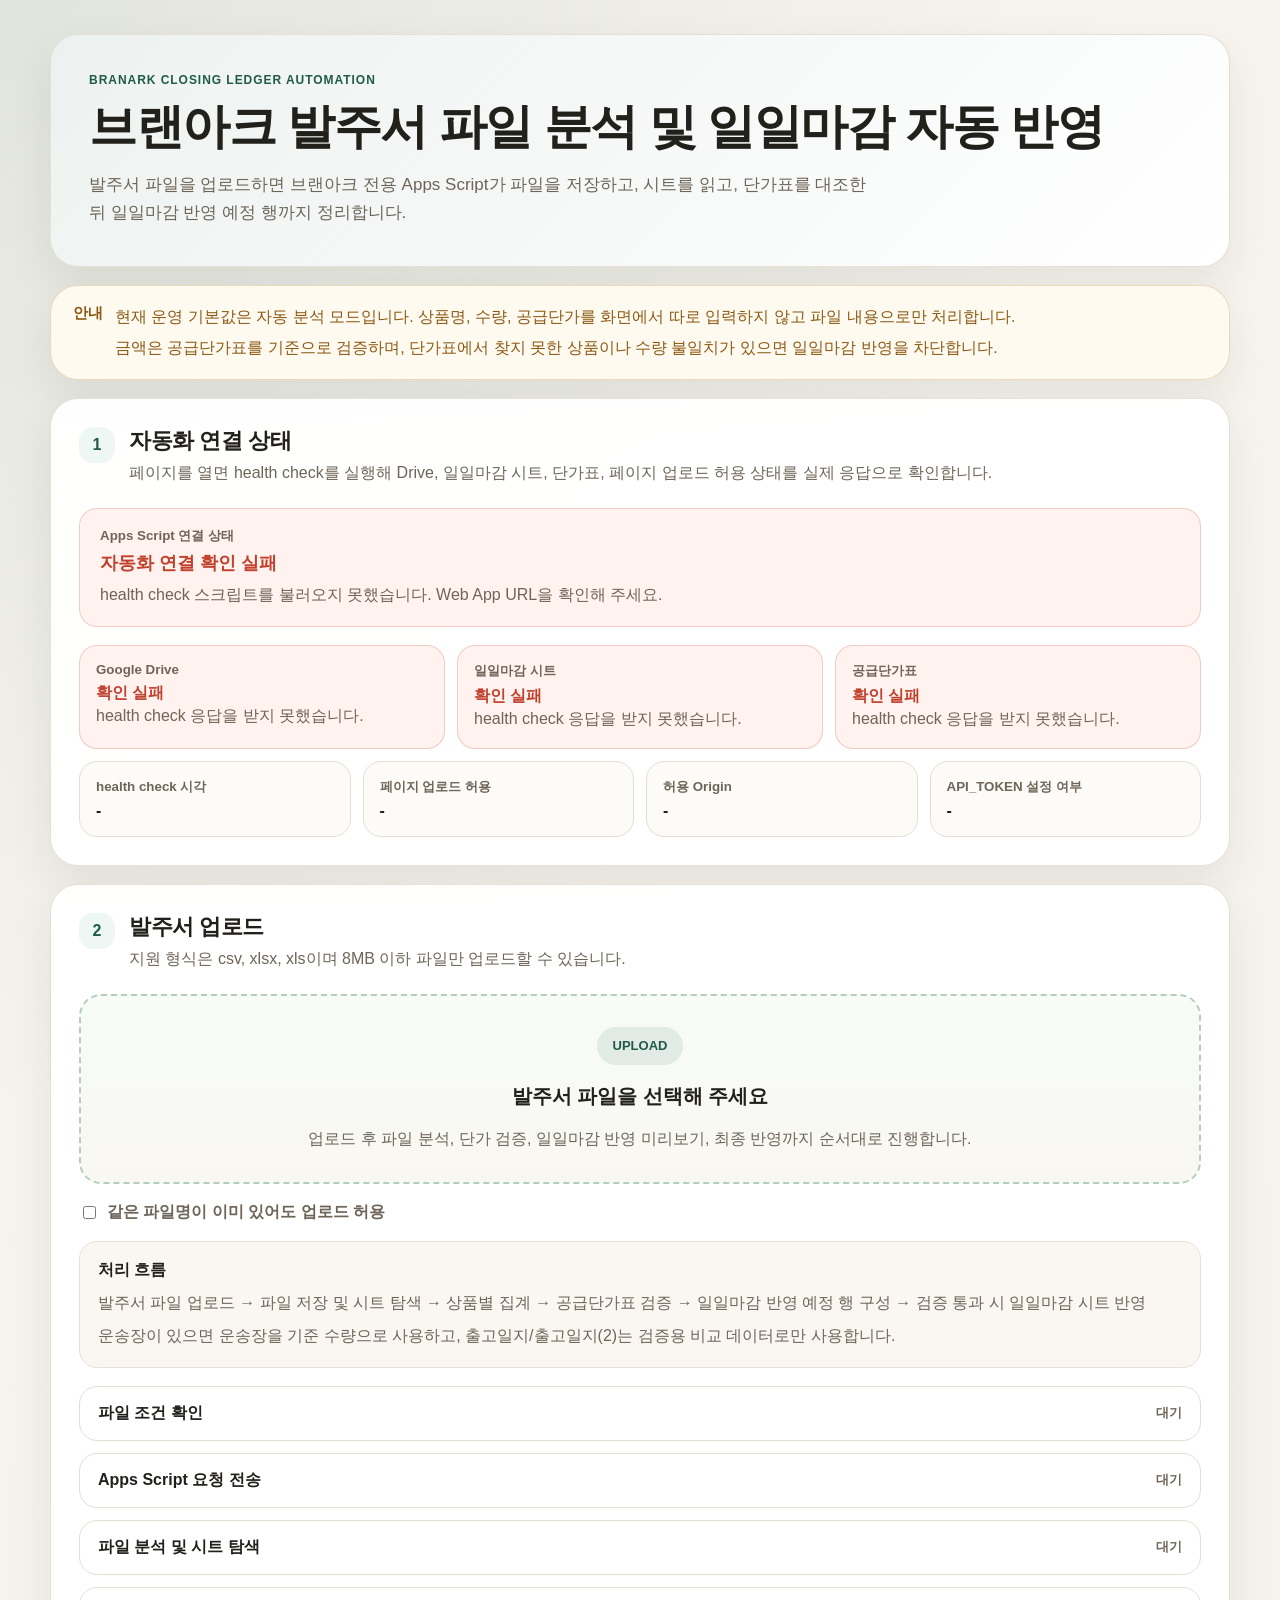
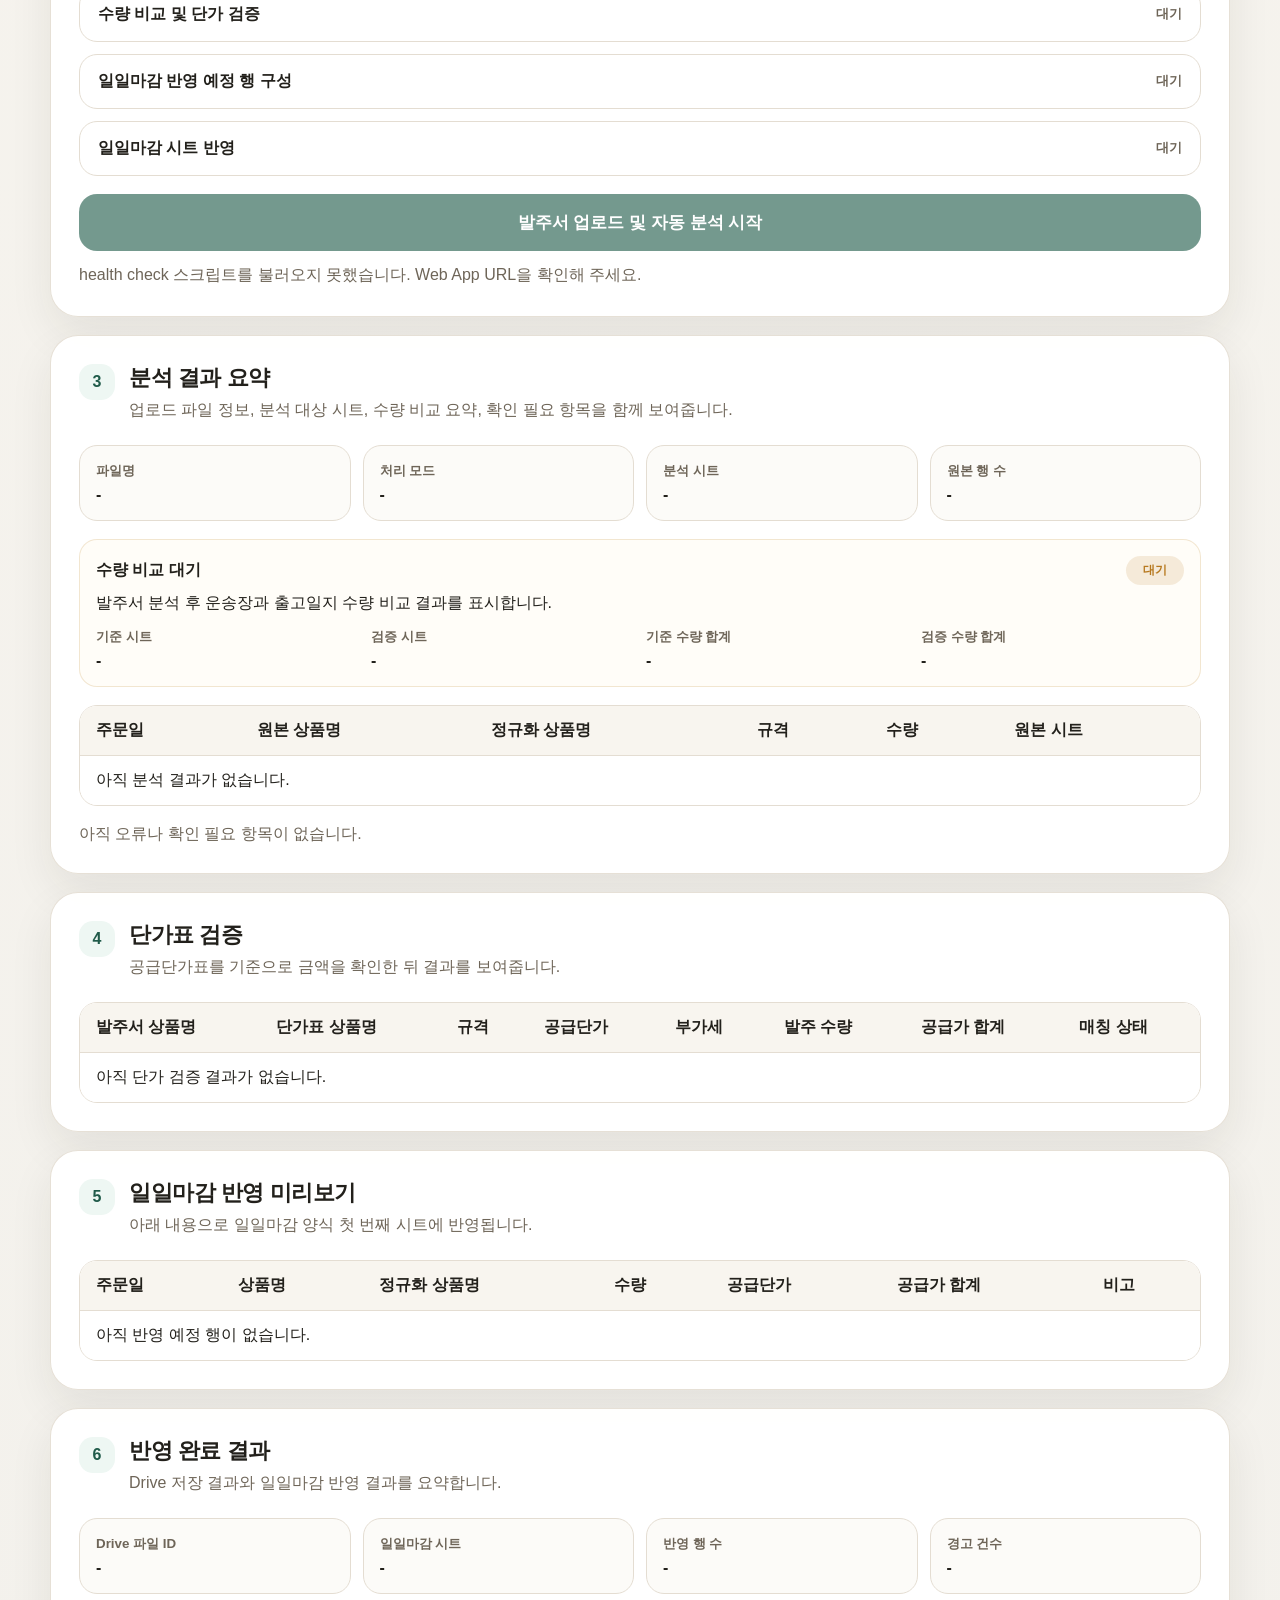
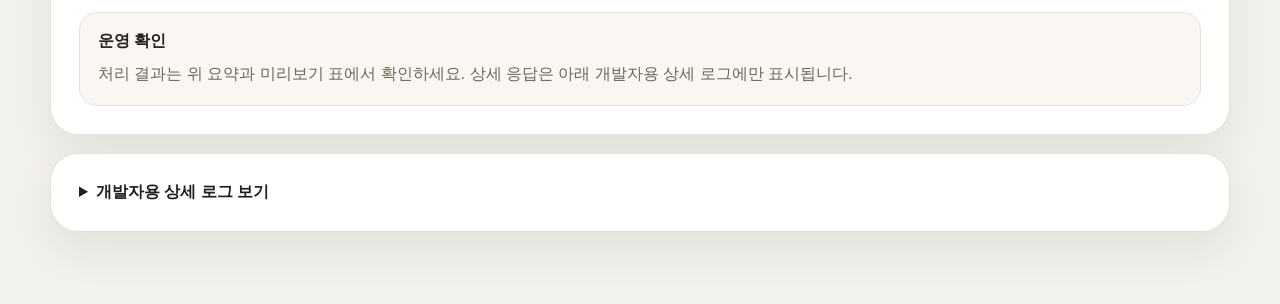
<file: index.html>
<!doctype html>
<html lang="ko">
<head>
  <meta charset="utf-8" />
  <meta name="viewport" content="width=device-width, initial-scale=1" />
  <title>브랜아크 발주서 일일마감 자동화</title>
  <link rel="stylesheet" href="./web/closing-ledger/styles.css" />
</head>
<body>
  <main class="page-shell">
    <section class="hero-card">
      <p class="eyebrow">BRANARK CLOSING LEDGER AUTOMATION</p>
      <h1>브랜아크 발주서 파일 분석 및 일일마감 자동 반영</h1>
      <p class="hero-copy">발주서 파일을 업로드하면 브랜아크 전용 Apps Script가 파일을 저장하고, 시트를 읽고, 단가표를 대조한 뒤 일일마감 반영 예정 행까지 정리합니다.</p>
    </section>

    <section class="notice-card">
      <strong>안내</strong>
      <div>
        <p>현재 운영 기본값은 자동 분석 모드입니다. 상품명, 수량, 공급단가를 화면에서 따로 입력하지 않고 파일 내용으로만 처리합니다.</p>
        <p>금액은 공급단가표를 기준으로 검증하며, 단가표에서 찾지 못한 상품이나 수량 불일치가 있으면 일일마감 반영을 차단합니다.</p>
      </div>
    </section>

    <section class="card">
      <div class="section-title">
        <span>1</span>
        <div>
          <h2>자동화 연결 상태</h2>
          <p>페이지를 열면 health check를 실행해 Drive, 일일마감 시트, 단가표, 페이지 업로드 허용 상태를 실제 응답으로 확인합니다.</p>
        </div>
      </div>

      <div class="connection-panel" id="connectionPanel" data-state="loading">
        <div>
          <small>Apps Script 연결 상태</small>
          <strong id="connectionStatus">확인 중</strong>
        </div>
        <p id="connectionDescription">브랜아크 자동화 연결 상태를 확인하고 있습니다.</p>
      </div>

      <div class="health-grid">
        <article class="health-card" id="healthDriveCard" data-state="waiting">
          <small>Google Drive</small>
          <strong id="healthDriveTitle">확인 대기</strong>
          <p id="healthDriveDescription">발주서 저장 폴더 접근 상태를 확인합니다.</p>
        </article>
        <article class="health-card" id="healthDailySheetCard" data-state="waiting">
          <small>일일마감 시트</small>
          <strong id="healthDailySheetTitle">확인 대기</strong>
          <p id="healthDailySheetDescription">반영 대상 시트와 헤더 구조를 확인합니다.</p>
        </article>
        <article class="health-card" id="healthPriceCard" data-state="waiting">
          <small>공급단가표</small>
          <strong id="healthPriceTitle">확인 대기</strong>
          <p id="healthPriceDescription">단가표 접근 상태와 미리보기 가능 여부를 확인합니다.</p>
        </article>
      </div>

      <div class="summary-grid compact-grid">
        <div><small>health check 시각</small><strong id="healthCheckedAt">-</strong></div>
        <div><small>페이지 업로드 허용</small><strong id="healthAllowPageUpload">-</strong></div>
        <div><small>허용 Origin</small><strong id="healthAllowedOrigin">-</strong></div>
        <div><small>API_TOKEN 설정 여부</small><strong id="healthApiToken">-</strong></div>
      </div>
    </section>

    <section class="card upload-card">
      <div class="section-title">
        <span>2</span>
        <div>
          <h2>발주서 업로드</h2>
          <p>지원 형식은 csv, xlsx, xls이며 8MB 이하 파일만 업로드할 수 있습니다.</p>
        </div>
      </div>

      <label class="upload-box" for="orderFile">
        <input id="orderFile" type="file" accept=".csv,.xlsx,.xls" />
        <span class="upload-icon">UPLOAD</span>
        <strong id="fileName">발주서 파일을 선택해 주세요</strong>
        <em>업로드 후 파일 분석, 단가 검증, 일일마감 반영 미리보기, 최종 반영까지 순서대로 진행합니다.</em>
      </label>

      <div class="form-grid single-row">
        <label class="inline-check full-width">
          <input id="allowDuplicateFile" type="checkbox" />
          <span>같은 파일명이 이미 있어도 업로드 허용</span>
        </label>
      </div>

      <div class="rule-box">
        <strong>처리 흐름</strong>
        <p>발주서 파일 업로드 → 파일 저장 및 시트 탐색 → 상품별 집계 → 공급단가표 검증 → 일일마감 반영 예정 행 구성 → 검증 통과 시 일일마감 시트 반영</p>
        <p>운송장이 있으면 운송장을 기준 수량으로 사용하고, 출고일지/출고일지(2)는 검증용 비교 데이터로만 사용합니다.</p>
      </div>

      <ol class="status-list" id="statusList">
        <li data-state="waiting"><b>파일 조건 확인</b><small>대기</small></li>
        <li data-state="waiting"><b>Apps Script 요청 전송</b><small>대기</small></li>
        <li data-state="waiting"><b>파일 분석 및 시트 탐색</b><small>대기</small></li>
        <li data-state="waiting"><b>수량 비교 및 단가 검증</b><small>대기</small></li>
        <li data-state="waiting"><b>일일마감 반영 예정 행 구성</b><small>대기</small></li>
        <li data-state="waiting"><b>일일마감 시트 반영</b><small>대기</small></li>
      </ol>

      <button id="validateButton" class="primary-button" type="button">발주서 업로드 및 자동 분석 시작</button>
      <p id="uploadMessage" class="helper-text">자동화 연결 상태가 정상일 때 업로드 버튼이 활성화됩니다.</p>
    </section>

    <section class="card">
      <div class="section-title">
        <span>3</span>
        <div>
          <h2>분석 결과 요약</h2>
          <p>업로드 파일 정보, 분석 대상 시트, 수량 비교 요약, 확인 필요 항목을 함께 보여줍니다.</p>
        </div>
      </div>

      <div class="summary-grid" id="fileInfoGrid">
        <div><small>파일명</small><strong id="summaryFileName">-</strong></div>
        <div><small>처리 모드</small><strong id="summaryMode">-</strong></div>
        <div><small>분석 시트</small><strong id="summarySourceSheets">-</strong></div>
        <div><small>원본 행 수</small><strong id="summarySourceRows">-</strong></div>
      </div>

      <div class="comparison-box" id="comparisonBox" data-state="idle">
        <div class="comparison-header">
          <strong id="comparisonTitle">수량 비교 대기</strong>
          <span id="comparisonStatusBadge" class="status-badge">대기</span>
        </div>
        <p id="comparisonDescription">발주서 분석 후 운송장과 출고일지 수량 비교 결과를 표시합니다.</p>
        <div class="comparison-grid">
          <div><small>기준 시트</small><strong id="comparisonPrimary">-</strong></div>
          <div><small>검증 시트</small><strong id="comparisonValidation">-</strong></div>
          <div><small>기준 수량 합계</small><strong id="comparisonPrimaryTotal">-</strong></div>
          <div><small>검증 수량 합계</small><strong id="comparisonValidationTotal">-</strong></div>
        </div>
      </div>

      <div class="table-wrap">
        <table>
          <thead>
            <tr>
              <th>주문일</th>
              <th>원본 상품명</th>
              <th>정규화 상품명</th>
              <th>규격</th>
              <th>수량</th>
              <th>원본 시트</th>
            </tr>
          </thead>
          <tbody id="aggregateTableBody">
            <tr><td colspan="6">아직 분석 결과가 없습니다.</td></tr>
          </tbody>
        </table>
      </div>

      <div id="issuesPanel" class="issue-panel">
        <p class="issue-empty">아직 오류나 확인 필요 항목이 없습니다.</p>
      </div>
    </section>

    <section class="card table-card">
      <div class="section-title">
        <span>4</span>
        <div>
          <h2>단가표 검증</h2>
          <p id="priceVerificationMessage">공급단가표를 기준으로 금액을 확인한 뒤 결과를 보여줍니다.</p>
        </div>
      </div>

      <div class="table-wrap">
        <table>
          <thead>
            <tr>
              <th>발주서 상품명</th>
              <th>단가표 상품명</th>
              <th>규격</th>
              <th>공급단가</th>
              <th>부가세</th>
              <th>발주 수량</th>
              <th>공급가 합계</th>
              <th>매칭 상태</th>
            </tr>
          </thead>
          <tbody id="priceMatchTableBody">
            <tr><td colspan="8">아직 단가 검증 결과가 없습니다.</td></tr>
          </tbody>
        </table>
      </div>
    </section>

    <section class="card table-card">
      <div class="section-title">
        <span>5</span>
        <div>
          <h2>일일마감 반영 미리보기</h2>
          <p>아래 내용으로 일일마감 양식 첫 번째 시트에 반영됩니다.</p>
        </div>
      </div>

      <div class="table-wrap">
        <table>
          <thead>
            <tr>
              <th>주문일</th>
              <th>상품명</th>
              <th>정규화 상품명</th>
              <th>수량</th>
              <th>공급단가</th>
              <th>공급가 합계</th>
              <th>비고</th>
            </tr>
          </thead>
          <tbody id="previewTableBody">
            <tr><td colspan="7">아직 반영 예정 행이 없습니다.</td></tr>
          </tbody>
        </table>
      </div>
    </section>

    <section class="card result-card">
      <div class="section-title">
        <span>6</span>
        <div>
          <h2>반영 완료 결과</h2>
          <p>Drive 저장 결과와 일일마감 반영 결과를 요약합니다.</p>
        </div>
      </div>

      <div class="summary-grid">
        <div><small>Drive 파일 ID</small><strong id="resultFileId">-</strong></div>
        <div><small>일일마감 시트</small><strong id="resultSheetName">-</strong></div>
        <div><small>반영 행 수</small><strong id="resultRowCount">-</strong></div>
        <div><small>경고 건수</small><strong id="resultWarningCount">-</strong></div>
      </div>

      <div class="rule-box result-output-box">
        <strong>운영 확인</strong>
        <p>처리 결과는 위 요약과 미리보기 표에서 확인하세요. 상세 응답은 아래 개발자용 상세 로그에만 표시됩니다.</p>
      </div>
    </section>

    <details class="developer-log">
      <summary>개발자용 상세 로그 보기</summary>
      <p class="developer-copy">이 영역은 오류 확인용입니다. 일반 작업자는 확인하지 않아도 됩니다.</p>
      <div class="developer-grid">
        <div class="rule-box">
          <strong>Apps Script health check 응답</strong>
          <pre id="developerHealthOutput">-</pre>
        </div>
        <div class="rule-box">
          <strong>업로드 요청 payload 요약</strong>
          <pre id="developerPayloadOutput">-</pre>
        </div>
        <div class="rule-box">
          <strong>처리 상세 로그</strong>
          <pre id="developerProcessOutput">-</pre>
        </div>
        <div class="rule-box">
          <strong>처리 결과 상세 JSON</strong>
          <pre id="resultOutput">아직 실행 전입니다.</pre>
        </div>
        <div class="rule-box">
          <strong>원본 응답 JSON</strong>
          <pre id="developerRawOutput">-</pre>
        </div>
      </div>
    </details>
  </main>

  <script src="./web/closing-ledger/config.js"></script>
  <script src="./web/closing-ledger/script.js"></script>
</body>
</html>
</file>
<file: web/closing-ledger/styles.css>
:root {
  --bg: #f3f1ec;
  --card: rgba(255, 255, 255, 0.96);
  --text: #22201b;
  --muted: #6e6558;
  --line: #e4ddd2;
  --primary: #205b4a;
  --primary-dark: #184739;
  --primary-soft: #eef7f3;
  --warning: #b7791f;
  --warning-soft: #fff8e8;
  --success: #1f7a45;
  --success-soft: #effaf3;
  --danger: #c2412d;
  --danger-soft: #fff2ef;
  --shadow: 0 18px 44px rgba(42, 36, 28, 0.08);
}

* {
  box-sizing: border-box;
}

html,
body {
  min-width: 320px;
}

body {
  margin: 0;
  font-family: "Pretendard", "Noto Sans KR", "Apple SD Gothic Neo", sans-serif;
  color: var(--text);
  background:
    radial-gradient(circle at top left, rgba(32, 91, 74, 0.1), transparent 30%),
    linear-gradient(180deg, #f7f4ee 0%, var(--bg) 100%);
}

.page-shell {
  width: min(1180px, calc(100% - 32px));
  margin: 0 auto;
  padding: 34px 0 72px;
}

.hero-card,
.card,
.notice-card,
.developer-log {
  background: var(--card);
  border: 1px solid rgba(228, 221, 210, 0.9);
  border-radius: 28px;
  box-shadow: var(--shadow);
  backdrop-filter: blur(10px);
}

.hero-card {
  padding: 38px;
  margin-bottom: 18px;
  background:
    linear-gradient(135deg, rgba(32, 91, 74, 0.08), rgba(255, 255, 255, 0.96)),
    var(--card);
}

.eyebrow {
  margin: 0 0 12px;
  color: var(--primary);
  font-weight: 800;
  letter-spacing: 0.08em;
  font-size: 12px;
}

h1,
h2,
p {
  margin: 0;
}

h1 {
  font-size: clamp(30px, 4.7vw, 48px);
  line-height: 1.16;
  letter-spacing: -0.03em;
}

.hero-copy {
  margin-top: 16px;
  color: var(--muted);
  font-size: 17px;
  line-height: 1.68;
  max-width: 780px;
}

.notice-card {
  display: flex;
  gap: 12px;
  align-items: flex-start;
  padding: 18px 22px;
  margin-bottom: 18px;
  border-color: rgba(183, 121, 31, 0.26);
  background: #fffaf0;
}

.notice-card strong,
.notice-card p {
  color: #8b5a14;
}

.notice-card strong {
  white-space: nowrap;
  font-size: 15px;
}

.notice-card p {
  line-height: 1.6;
}

.notice-card p + p {
  margin-top: 6px;
}

.card,
.developer-log {
  padding: 28px;
  margin-top: 18px;
}

.section-title {
  display: flex;
  gap: 14px;
  align-items: flex-start;
  margin-bottom: 22px;
}

.section-title span {
  display: inline-flex;
  align-items: center;
  justify-content: center;
  min-width: 36px;
  height: 36px;
  padding: 0 12px;
  border-radius: 14px;
  background: var(--primary-soft);
  color: var(--primary);
  font-weight: 900;
}

.section-title h2 {
  font-size: 22px;
  line-height: 1.28;
  letter-spacing: -0.02em;
}

.section-title p {
  margin-top: 6px;
  color: var(--muted);
  line-height: 1.56;
}

.connection-panel {
  display: grid;
  gap: 8px;
  padding: 18px 20px;
  border-radius: 18px;
  border: 1px solid var(--line);
  background: #fcfbf8;
}

.connection-panel small,
.health-card small,
.summary-grid small,
.comparison-grid small {
  display: block;
  color: var(--muted);
  font-weight: 800;
  margin-bottom: 6px;
}

.connection-panel strong {
  display: block;
  font-size: 18px;
}

.connection-panel p,
.health-card p,
.issue-card p,
.rule-box p,
.developer-copy {
  color: var(--muted);
  line-height: 1.56;
}

.connection-panel[data-state="success"],
.health-card[data-state="success"],
.comparison-box[data-state="success"] {
  border-color: rgba(31, 122, 69, 0.24);
  background: var(--success-soft);
}

.connection-panel[data-state="success"] strong,
.health-card[data-state="success"] strong,
.comparison-box[data-state="success"] strong {
  color: var(--success);
}

.connection-panel[data-state="error"],
.health-card[data-state="error"],
.comparison-box[data-state="error"] {
  border-color: rgba(194, 65, 45, 0.22);
  background: var(--danger-soft);
}

.connection-panel[data-state="error"] strong,
.health-card[data-state="error"] strong,
.comparison-box[data-state="error"] strong {
  color: var(--danger);
}

.connection-panel[data-state="loading"],
.health-card[data-state="processing"],
.health-card[data-state="waiting"],
.comparison-box[data-state="idle"] {
  border-color: rgba(183, 121, 31, 0.18);
  background: #fffdf8;
}

.connection-panel[data-state="loading"] strong,
.health-card[data-state="processing"] strong {
  color: var(--warning);
}

.health-grid,
.summary-grid,
.developer-grid,
.comparison-grid {
  display: grid;
  gap: 12px;
}

.health-grid {
  grid-template-columns: repeat(3, 1fr);
  margin-top: 18px;
}

.health-card,
.summary-grid div,
.issue-card,
.comparison-box {
  padding: 16px;
  border: 1px solid var(--line);
  border-radius: 18px;
  background: #fcfbf8;
}

.compact-grid,
.summary-grid {
  grid-template-columns: repeat(4, 1fr);
}

.compact-grid {
  margin-top: 12px;
}

.upload-box {
  display: grid;
  place-items: center;
  min-height: 190px;
  border: 2px dashed #b5cdbf;
  border-radius: 22px;
  background: linear-gradient(180deg, #f7fcf9 0%, #f9f7f1 100%);
  cursor: pointer;
  text-align: center;
  padding: 26px;
  margin-top: 18px;
}

.upload-box input {
  display: none;
}

.upload-icon {
  display: inline-flex;
  align-items: center;
  justify-content: center;
  min-width: 84px;
  height: 38px;
  padding: 0 16px;
  margin-bottom: 10px;
  border-radius: 999px;
  background: rgba(32, 91, 74, 0.1);
  color: var(--primary);
  font-size: 13px;
  font-weight: 800;
}

.upload-box strong {
  display: block;
  font-size: 20px;
  line-height: 1.35;
}

.upload-box em {
  margin-top: 8px;
  color: var(--muted);
  font-style: normal;
  line-height: 1.52;
}

.form-grid {
  display: grid;
  grid-template-columns: 1fr;
  gap: 12px;
  margin: 18px 0;
}

.inline-check {
  display: flex;
  gap: 8px;
  align-items: center;
  color: var(--muted);
  font-weight: 700;
}

.primary-button {
  border: 0;
  border-radius: 18px;
  background: var(--primary);
  color: white;
  font-size: 17px;
  font-weight: 800;
  padding: 17px 22px;
  cursor: pointer;
  width: 100%;
  transition: background 0.18s ease, transform 0.18s ease;
}

.primary-button:hover {
  background: var(--primary-dark);
  transform: translateY(-1px);
}

.primary-button:disabled {
  cursor: not-allowed;
  opacity: 0.62;
  transform: none;
}

.helper-text {
  margin-top: 12px;
  color: var(--muted);
  line-height: 1.56;
}

.status-list {
  display: grid;
  gap: 12px;
  padding: 0;
  margin: 18px 0;
  list-style: none;
}

.status-list li {
  display: flex;
  justify-content: space-between;
  align-items: center;
  gap: 16px;
  padding: 16px 18px;
  border: 1px solid var(--line);
  border-radius: 18px;
  background: #fff;
}

.status-list small {
  color: var(--muted);
  font-weight: 700;
}

.status-list li[data-state="success"] {
  border-color: rgba(31, 122, 69, 0.24);
  background: var(--success-soft);
}

.status-list li[data-state="success"] small {
  color: var(--success);
}

.status-list li[data-state="processing"] {
  border-color: rgba(183, 121, 31, 0.22);
  background: var(--warning-soft);
}

.status-list li[data-state="processing"] small {
  color: var(--warning);
}

.status-list li[data-state="error"] {
  border-color: rgba(194, 65, 45, 0.22);
  background: var(--danger-soft);
}

.status-list li[data-state="error"] small {
  color: var(--danger);
}

.rule-box {
  margin-top: 18px;
  padding: 18px;
  border-radius: 18px;
  background: #faf7f2;
  border: 1px solid #e8e0d5;
}

.rule-box strong {
  display: block;
  margin-bottom: 10px;
}

.rule-box p + p {
  margin-top: 8px;
}

.comparison-box {
  margin: 18px 0;
}

.comparison-header {
  display: flex;
  justify-content: space-between;
  align-items: center;
  gap: 12px;
  margin-bottom: 8px;
}

.comparison-grid {
  grid-template-columns: repeat(4, 1fr);
  margin-top: 14px;
}

.status-badge {
  display: inline-flex;
  align-items: center;
  justify-content: center;
  min-width: 58px;
  padding: 6px 12px;
  border-radius: 999px;
  font-size: 12px;
  font-weight: 800;
  background: rgba(183, 121, 31, 0.14);
  color: var(--warning);
}

.comparison-box[data-state="success"] .status-badge {
  background: rgba(31, 122, 69, 0.14);
  color: var(--success);
}

.comparison-box[data-state="error"] .status-badge {
  background: rgba(194, 65, 45, 0.14);
  color: var(--danger);
}

.table-wrap {
  overflow-x: auto;
  border: 1px solid var(--line);
  border-radius: 18px;
  background: #fff;
}

table {
  width: 100%;
  border-collapse: collapse;
  min-width: 780px;
  background: white;
}

th,
td {
  padding: 14px 16px;
  border-bottom: 1px solid var(--line);
  text-align: left;
  vertical-align: top;
}

th {
  background: #f8f5ef;
  font-weight: 900;
  white-space: nowrap;
}

tr:last-child td {
  border-bottom: 0;
}

.issue-panel {
  display: grid;
  gap: 12px;
  margin-top: 18px;
}

.issue-empty {
  color: var(--muted);
}

.issue-card strong {
  display: block;
  margin-bottom: 8px;
}

.issue-error {
  border-color: rgba(194, 65, 45, 0.22);
  background: var(--danger-soft);
}

.issue-error strong {
  color: var(--danger);
}

.issue-warning {
  border-color: rgba(183, 121, 31, 0.22);
  background: var(--warning-soft);
}

.issue-warning strong {
  color: var(--warning);
}

.result-output-box pre,
.developer-log pre {
  white-space: pre-wrap;
  word-break: break-word;
  margin: 0;
  color: var(--muted);
  font-size: 13px;
  line-height: 1.55;
}

.developer-log summary {
  cursor: pointer;
  font-weight: 800;
  color: var(--text);
}

.developer-copy {
  margin: 14px 0 0;
}

.developer-grid {
  grid-template-columns: 1fr 1fr;
  margin-top: 18px;
}

.developer-grid .rule-box {
  margin-top: 0;
}

@media (max-width: 920px) {
  .health-grid,
  .summary-grid,
  .compact-grid,
  .comparison-grid,
  .developer-grid {
    grid-template-columns: 1fr 1fr;
  }
}

@media (max-width: 760px) {
  .page-shell {
    width: min(100% - 20px, 1120px);
    padding-top: 20px;
  }

  .hero-card,
  .card,
  .notice-card,
  .developer-log {
    padding: 22px;
    border-radius: 22px;
  }

  .notice-card,
  .status-list li,
  .comparison-header {
    flex-direction: column;
    align-items: flex-start;
  }

  .health-grid,
  .summary-grid,
  .compact-grid,
  .comparison-grid,
  .developer-grid {
    grid-template-columns: 1fr;
  }

  table {
    min-width: 640px;
  }
}
</file>
